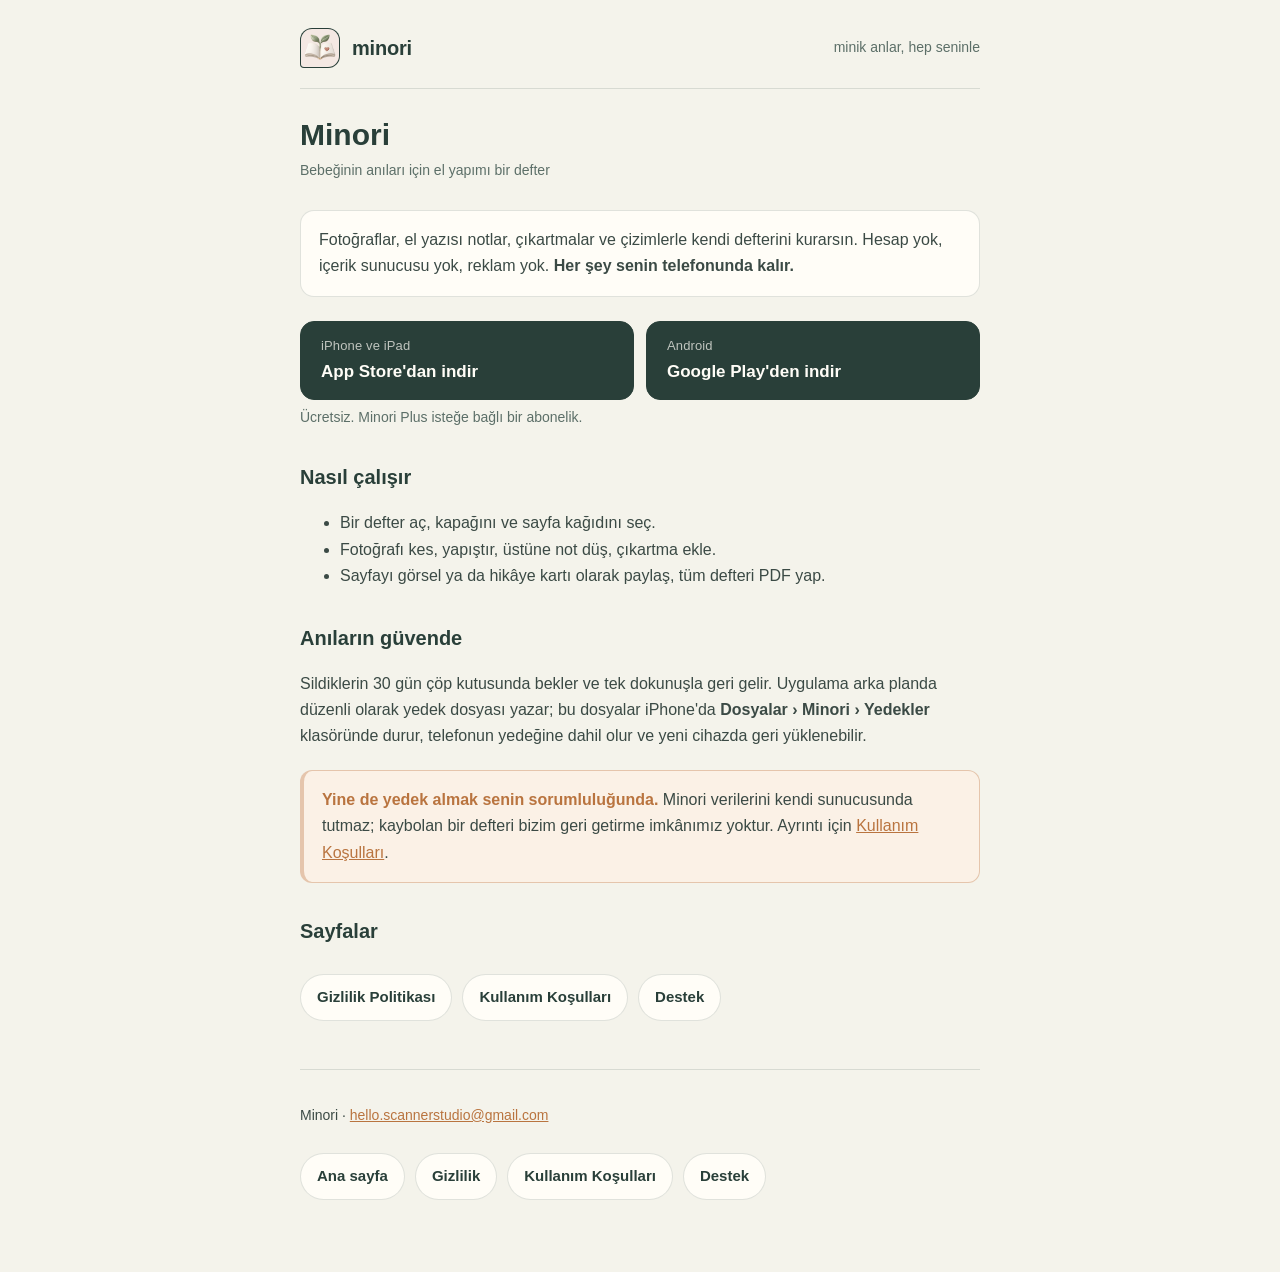
<file: index.html>
<!doctype html>
<html lang="tr">
<head>
<meta charset="utf-8">
<meta name="viewport" content="width=device-width, initial-scale=1">
<link rel="icon" type="image/png" href="./icon.png">
<title>Minori · Bebeğinin anıları için el yapımı bir defter</title>
<meta name="description" content="Minori — bebeğinin anıları için el yapımı bir defter. Veriler yalnız cihazda kalır.">
<link rel="stylesheet" href="./style.css">
</head>
<body>
<div class="wrap">
<header class="site">
  <a href="./index.html">
    <span class="mark" aria-hidden="true"><img src="./icon.png" alt=""></span>
    <span class="wordmark">minori</span>
  </a>
  <span class="tag">minik anlar, hep seninle</span>
</header>
<h1>Minori</h1>
<p class="date">Bebeğinin anıları için el yapımı bir defter</p>
<div class="lead">
  <p style="margin:0">Fotoğraflar, el yazısı notlar, çıkartmalar ve çizimlerle kendi defterini kurarsın.
  Hesap yok, içerik sunucusu yok, reklam yok. <strong>Her şey senin telefonunda kalır.</strong></p>
</div>
<div class="get">
  <a href="https://apps.apple.com/app/id6809182573">
    <span class="where">iPhone ve iPad</span>
    <span class="what">App Store'dan indir</span>
  </a>
  <a href="https://play.google.com/store/apps/details?id=com.kushku.minori">
    <span class="where">Android</span>
    <span class="what">Google Play'den indir</span>
  </a>
</div>
<p class="note">Ücretsiz. Minori Plus isteğe bağlı bir abonelik.</p>
<h2>Nasıl çalışır</h2>
<ul>
  <li>Bir defter aç, kapağını ve sayfa kağıdını seç.</li>
  <li>Fotoğrafı kes, yapıştır, üstüne not düş, çıkartma ekle.</li>
  <li>Sayfayı görsel ya da hikâye kartı olarak paylaş, tüm defteri PDF yap.</li>
</ul>
<h2>Anıların güvende</h2>
<p>Sildiklerin 30 gün çöp kutusunda bekler ve tek dokunuşla geri gelir. Uygulama arka planda
düzenli olarak yedek dosyası yazar; bu dosyalar iPhone'da <strong>Dosyalar › Minori › Yedekler</strong>
klasöründe durur, telefonun yedeğine dahil olur ve yeni cihazda geri yüklenebilir.</p>
<div class="warn">
  <p style="margin:0"><strong>Yine de yedek almak senin sorumluluğunda.</strong> Minori verilerini
  kendi sunucusunda tutmaz; kaybolan bir defteri bizim geri getirme imkânımız yoktur. Ayrıntı için
  <a href="./kullanim-kosullari.html">Kullanım Koşulları</a>.</p>
</div>
<h2>Sayfalar</h2>
<nav class="links">
  <a href="./gizlilik.html">Gizlilik Politikası</a>
  <a href="./kullanim-kosullari.html">Kullanım Koşulları</a>
  <a href="./destek.html">Destek</a>
</nav>
<footer class="site">
  <p>Minori · <a href="mailto:hello.scannerstudio@gmail.com">hello.scannerstudio@gmail.com</a></p>
  <nav class="links">
    <a href="./index.html">Ana sayfa</a>
    <a href="./gizlilik.html">Gizlilik</a>
    <a href="./kullanim-kosullari.html">Kullanım Koşulları</a>
    <a href="./destek.html">Destek</a>
  </nav>
</footer>
</div>
</body>
</html>
</file>
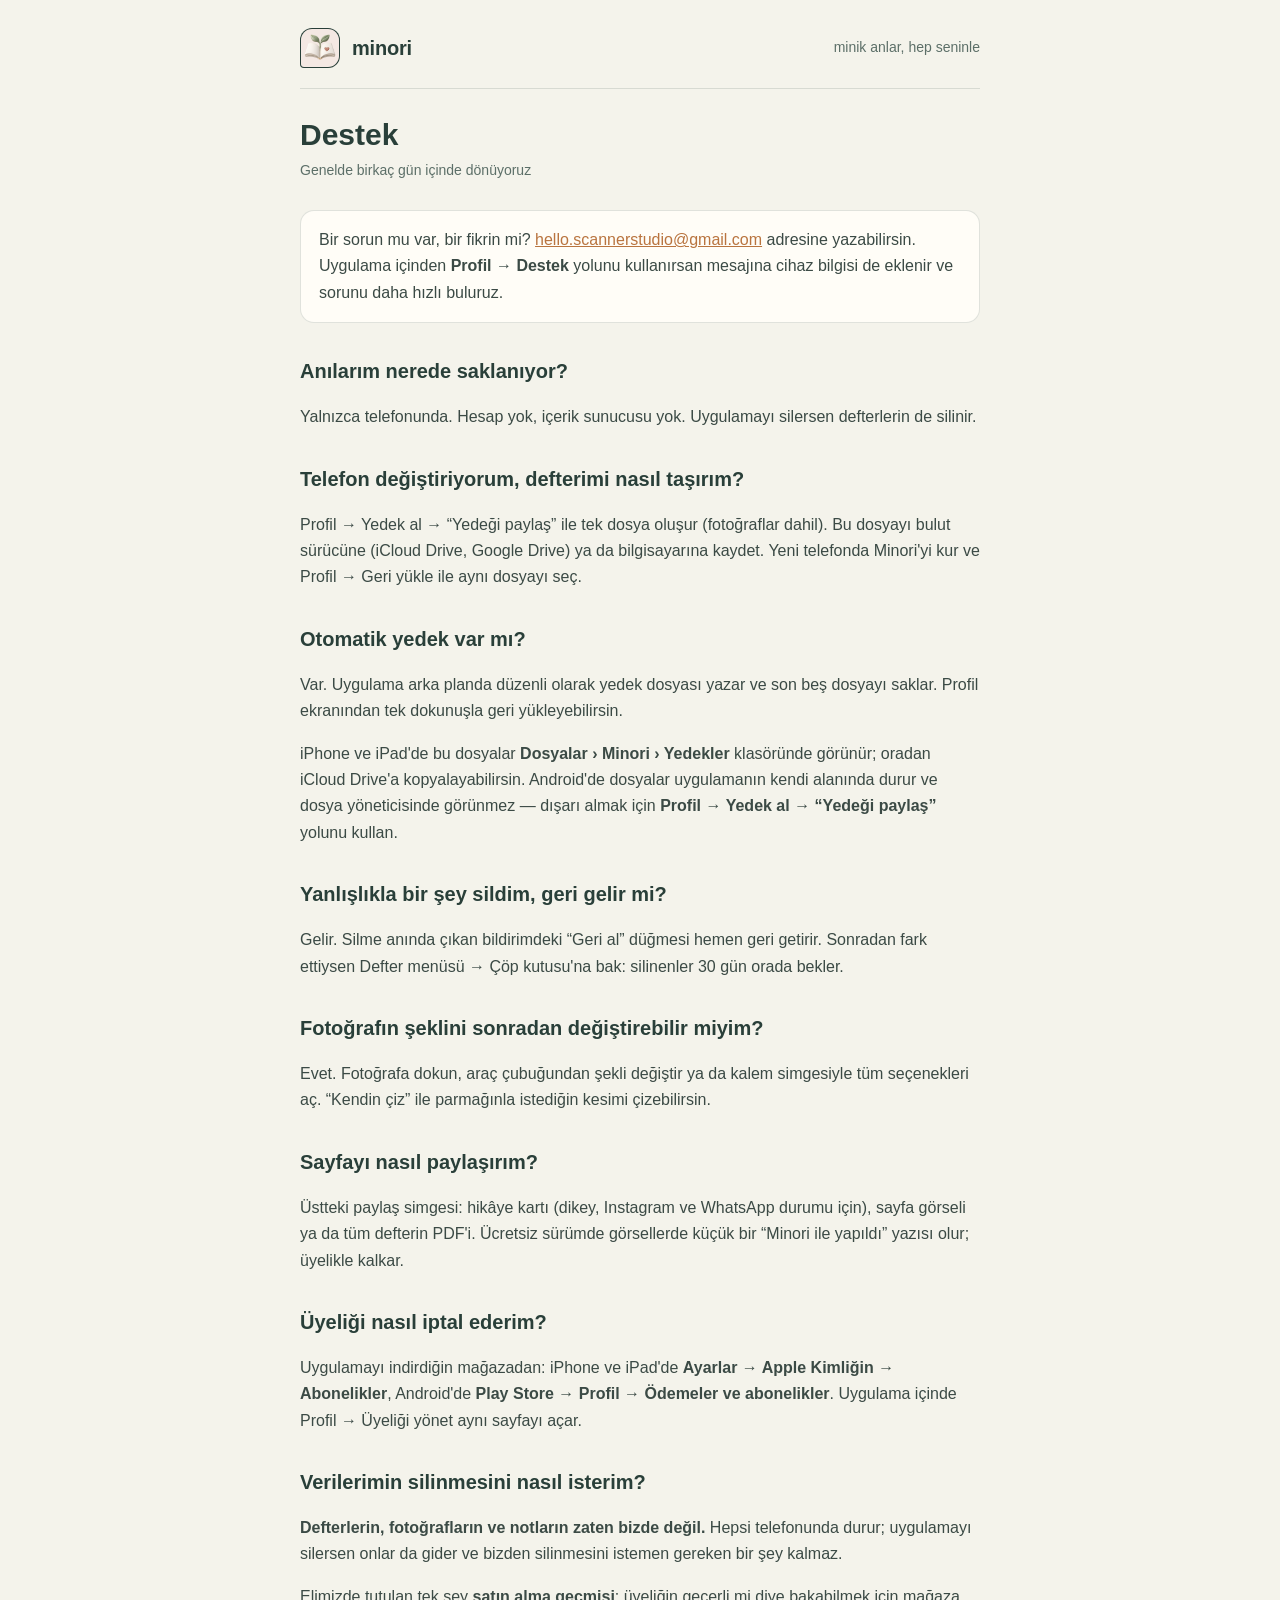
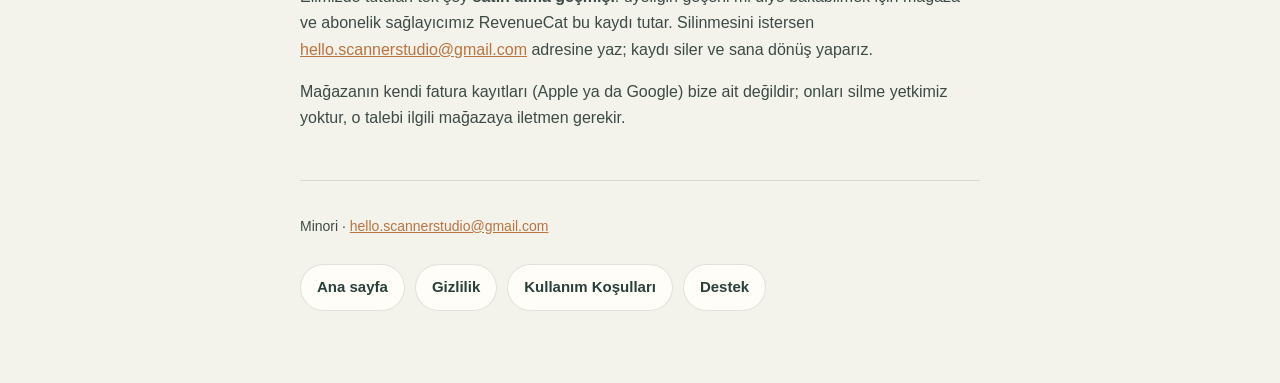
<file: destek.html>
<!doctype html>
<html lang="tr">
<head>
<meta charset="utf-8">
<meta name="viewport" content="width=device-width, initial-scale=1">
<link rel="icon" type="image/png" href="./icon.png">
<title>Destek · Minori</title>
<meta name="description" content="Minori — bebeğinin anıları için el yapımı bir defter. Veriler yalnız cihazda kalır.">
<link rel="stylesheet" href="./style.css">
</head>
<body>
<div class="wrap">
<header class="site">
  <a href="./index.html">
    <span class="mark" aria-hidden="true"><img src="./icon.png" alt=""></span>
    <span class="wordmark">minori</span>
  </a>
  <span class="tag">minik anlar, hep seninle</span>
</header>
<h1>Destek</h1>
<p class="date">Genelde birkaç gün içinde dönüyoruz</p>
<div class="lead">
  <p style="margin:0">Bir sorun mu var, bir fikrin mi?
  <a href="mailto:hello.scannerstudio@gmail.com">hello.scannerstudio@gmail.com</a> adresine yazabilirsin.
  Uygulama içinden <strong>Profil → Destek</strong> yolunu kullanırsan mesajına cihaz bilgisi de eklenir
  ve sorunu daha hızlı buluruz.</p>
</div>

<h2>Anılarım nerede saklanıyor?</h2>
<p>Yalnızca telefonunda. Hesap yok, içerik sunucusu yok. Uygulamayı silersen defterlerin de silinir.</p>

<h2>Telefon değiştiriyorum, defterimi nasıl taşırım?</h2>
<p>Profil → Yedek al → “Yedeği paylaş” ile tek dosya oluşur (fotoğraflar dahil). Bu dosyayı bulut
sürücüne (iCloud Drive, Google Drive) ya da bilgisayarına kaydet. Yeni telefonda Minori'yi kur ve
Profil → Geri yükle ile aynı dosyayı seç.</p>

<h2>Otomatik yedek var mı?</h2>
<p>Var. Uygulama arka planda düzenli olarak yedek dosyası yazar ve son beş dosyayı saklar.
Profil ekranından tek dokunuşla geri yükleyebilirsin.</p>
<p>iPhone ve iPad'de bu dosyalar <strong>Dosyalar › Minori › Yedekler</strong> klasöründe görünür;
oradan iCloud Drive'a kopyalayabilirsin. Android'de dosyalar uygulamanın kendi alanında durur ve
dosya yöneticisinde görünmez — dışarı almak için <strong>Profil → Yedek al → “Yedeği paylaş”</strong>
yolunu kullan.</p>

<h2>Yanlışlıkla bir şey sildim, geri gelir mi?</h2>
<p>Gelir. Silme anında çıkan bildirimdeki “Geri al” düğmesi hemen geri getirir.
Sonradan fark ettiysen Defter menüsü → Çöp kutusu'na bak: silinenler 30 gün orada bekler.</p>

<h2>Fotoğrafın şeklini sonradan değiştirebilir miyim?</h2>
<p>Evet. Fotoğrafa dokun, araç çubuğundan şekli değiştir ya da kalem simgesiyle tüm seçenekleri aç.
“Kendin çiz” ile parmağınla istediğin kesimi çizebilirsin.</p>

<h2>Sayfayı nasıl paylaşırım?</h2>
<p>Üstteki paylaş simgesi: hikâye kartı (dikey, Instagram ve WhatsApp durumu için), sayfa görseli
ya da tüm defterin PDF'i. Ücretsiz sürümde görsellerde küçük bir “Minori ile yapıldı” yazısı olur;
üyelikle kalkar.</p>

<h2>Üyeliği nasıl iptal ederim?</h2>
<p>Uygulamayı indirdiğin mağazadan: iPhone ve iPad'de <strong>Ayarlar → Apple Kimliğin →
Abonelikler</strong>, Android'de <strong>Play Store → Profil → Ödemeler ve abonelikler</strong>.
Uygulama içinde Profil → Üyeliği yönet aynı sayfayı açar.</p>

<h2 id="veri-silme">Verilerimin silinmesini nasıl isterim?</h2>
<p><strong>Defterlerin, fotoğrafların ve notların zaten bizde değil.</strong> Hepsi telefonunda
durur; uygulamayı silersen onlar da gider ve bizden silinmesini istemen gereken bir şey kalmaz.</p>
<p>Elimizde tutulan tek şey <strong>satın alma geçmişi</strong>: üyeliğin geçerli mi diye bakabilmek
için mağaza ve abonelik sağlayıcımız RevenueCat bu kaydı tutar. Silinmesini istersen
<a href="mailto:hello.scannerstudio@gmail.com?subject=Veri%20silme%20talebi">hello.scannerstudio@gmail.com</a>
adresine yaz; kaydı siler ve sana dönüş yaparız.</p>
<p>Mağazanın kendi fatura kayıtları (Apple ya da Google) bize ait değildir; onları silme yetkimiz
yoktur, o talebi ilgili mağazaya iletmen gerekir.</p>
<footer class="site">
  <p>Minori · <a href="mailto:hello.scannerstudio@gmail.com">hello.scannerstudio@gmail.com</a></p>
  <nav class="links">
    <a href="./index.html">Ana sayfa</a>
    <a href="./gizlilik.html">Gizlilik</a>
    <a href="./kullanim-kosullari.html">Kullanım Koşulları</a>
    <a href="./destek.html">Destek</a>
  </nav>
</footer>
</div>
</body>
</html>
</file>
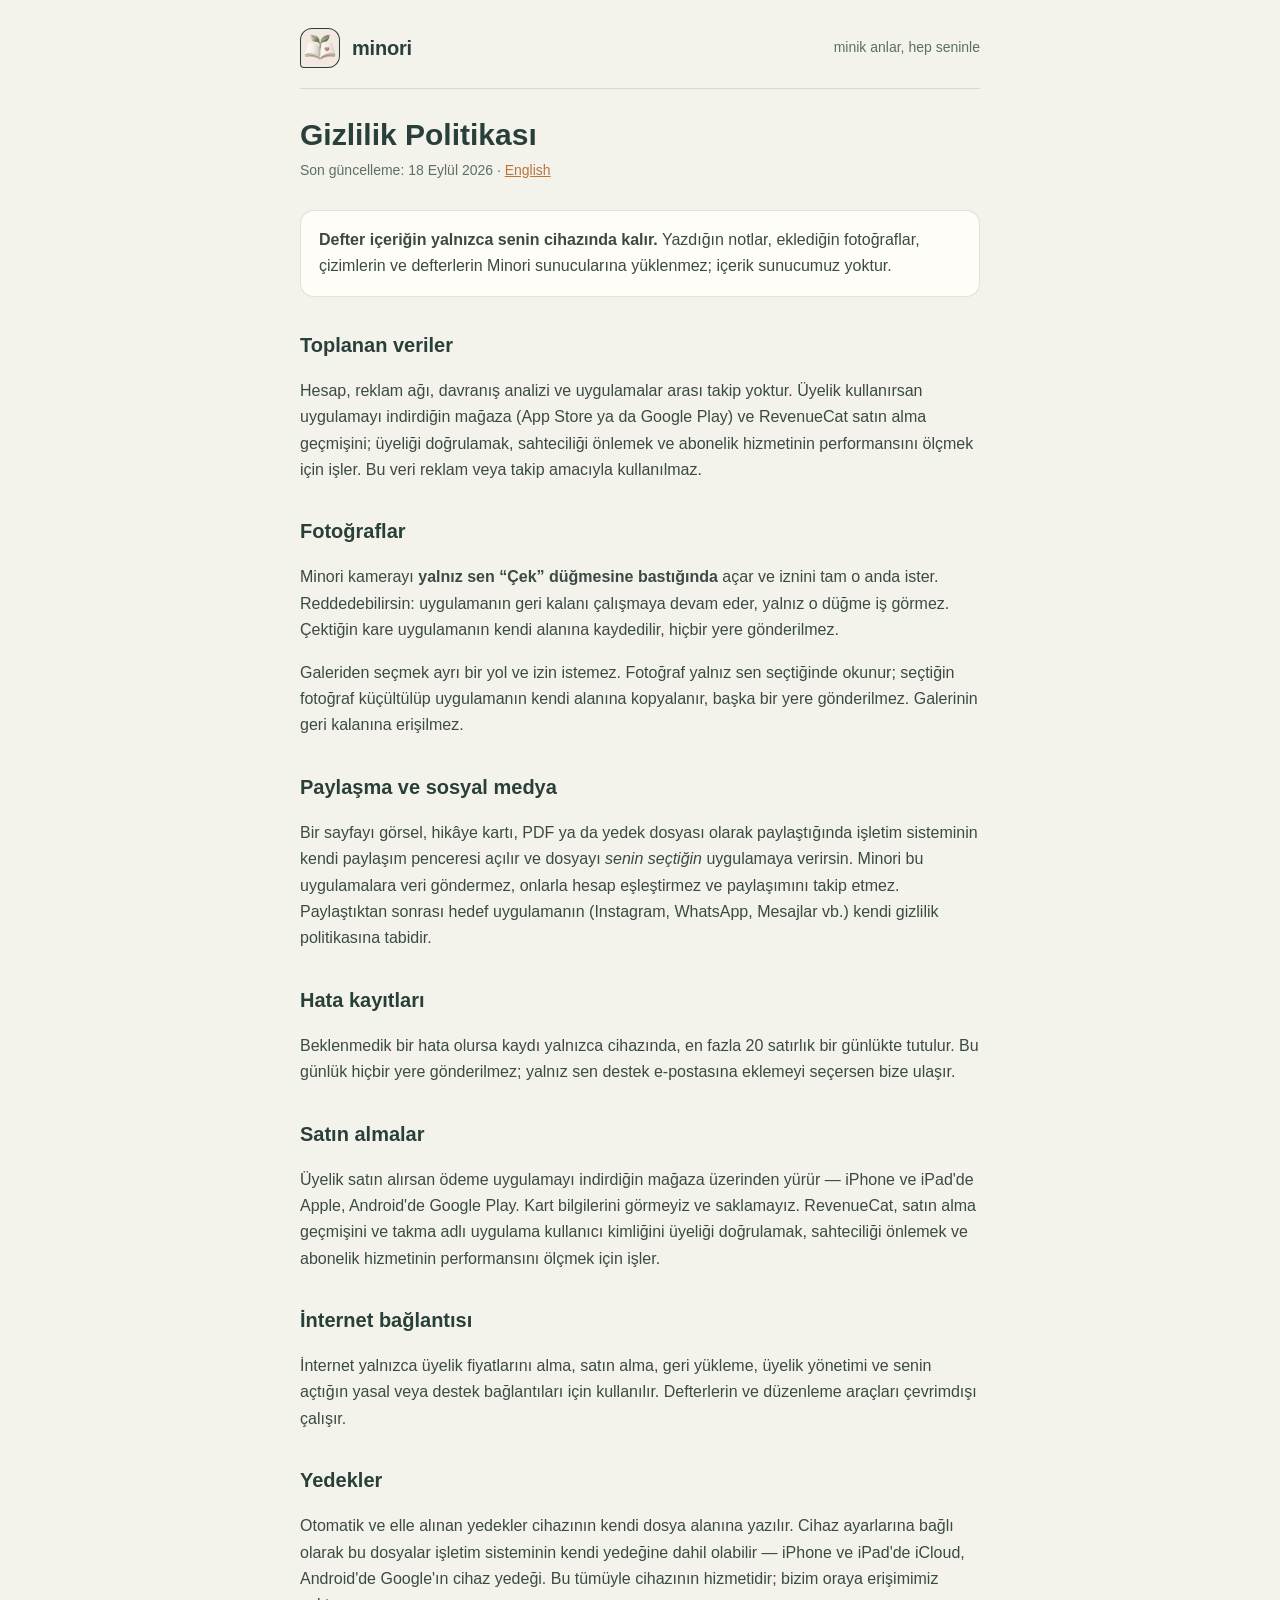
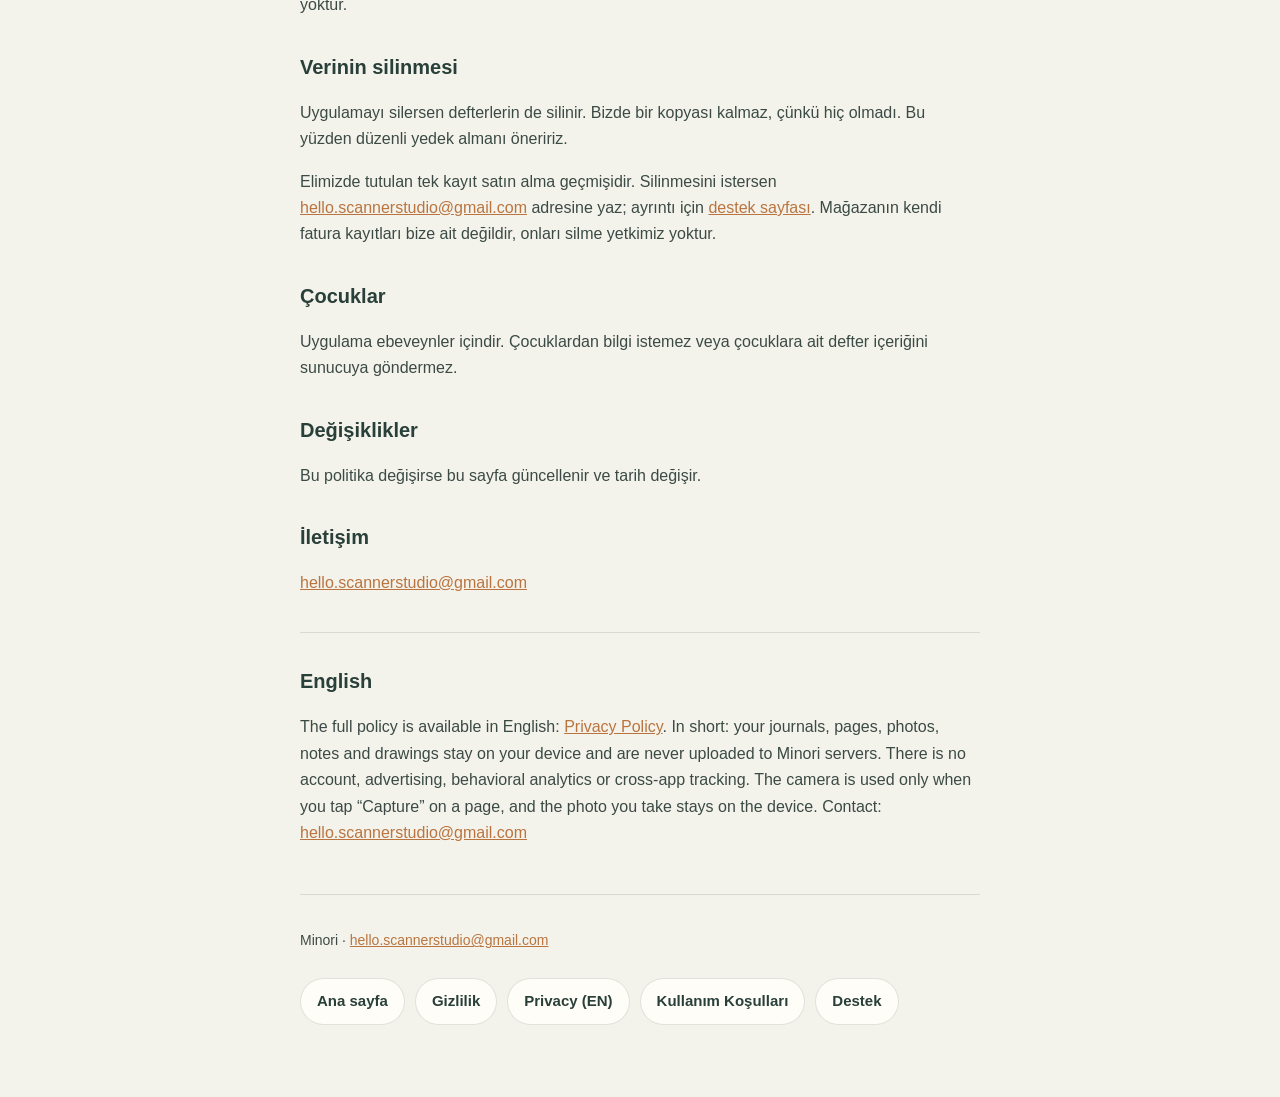
<file: gizlilik.html>
<!doctype html>
<html lang="tr">
<head>
<meta charset="utf-8">
<meta name="viewport" content="width=device-width, initial-scale=1">
<link rel="icon" type="image/png" href="./icon.png">
<title>Gizlilik Politikası · Minori</title>
<meta name="description" content="Minori — bebeğinin anıları için el yapımı bir defter. Veriler yalnız cihazda kalır.">
<link rel="stylesheet" href="./style.css">
</head>
<body>
<div class="wrap">
<header class="site">
  <a href="./index.html">
    <span class="mark" aria-hidden="true"><img src="./icon.png" alt=""></span>
    <span class="wordmark">minori</span>
  </a>
  <span class="tag">minik anlar, hep seninle</span>
</header>
<h1>Gizlilik Politikası</h1>
<p class="date">Son güncelleme: 18 Eylül 2026 · <a href="./privacy-en.html">English</a></p>
<div class="lead">
  <p style="margin:0"><strong>Defter içeriğin yalnızca senin cihazında kalır.</strong> Yazdığın notlar,
  eklediğin fotoğraflar, çizimlerin ve defterlerin Minori sunucularına yüklenmez; içerik sunucumuz yoktur.</p>
</div>

<h2>Toplanan veriler</h2>
<p>Hesap, reklam ağı, davranış analizi ve uygulamalar arası takip yoktur. Üyelik kullanırsan
uygulamayı indirdiğin mağaza (App Store ya da Google Play) ve RevenueCat satın alma geçmişini; üyeliği doğrulamak, sahteciliği önlemek ve abonelik hizmetinin performansını
ölçmek için işler. Bu veri reklam veya takip amacıyla kullanılmaz.</p>

<h2>Fotoğraflar</h2>
<p>Minori kamerayı <strong>yalnız sen &ldquo;Çek&rdquo; düğmesine bastığında</strong> açar ve iznini tam o anda
ister. Reddedebilirsin: uygulamanın geri kalanı çalışmaya devam eder, yalnız o düğme iş görmez.
Çektiğin kare uygulamanın kendi alanına kaydedilir, hiçbir yere gönderilmez.</p>
<p>Galeriden seçmek ayrı bir yol ve izin istemez. Fotoğraf yalnız sen seçtiğinde okunur;
seçtiğin fotoğraf küçültülüp uygulamanın kendi alanına kopyalanır, başka bir yere gönderilmez.
Galerinin geri kalanına erişilmez.</p>

<h2>Paylaşma ve sosyal medya</h2>
<p>Bir sayfayı görsel, hikâye kartı, PDF ya da yedek dosyası olarak paylaştığında işletim sisteminin
kendi paylaşım penceresi açılır ve dosyayı <em>senin seçtiğin</em> uygulamaya verirsin. Minori bu uygulamalara veri göndermez,
onlarla hesap eşleştirmez ve paylaşımını takip etmez. Paylaştıktan sonrası hedef uygulamanın
(Instagram, WhatsApp, Mesajlar vb.) kendi gizlilik politikasına tabidir.</p>

<h2>Hata kayıtları</h2>
<p>Beklenmedik bir hata olursa kaydı yalnızca cihazında, en fazla 20 satırlık bir günlükte tutulur.
Bu günlük hiçbir yere gönderilmez; yalnız sen destek e-postasına eklemeyi seçersen bize ulaşır.</p>

<h2>Satın almalar</h2>
<p>Üyelik satın alırsan ödeme uygulamayı indirdiğin mağaza üzerinden yürür — iPhone ve iPad'de Apple,
Android'de Google Play. Kart bilgilerini görmeyiz ve saklamayız. RevenueCat,
satın alma geçmişini ve takma adlı uygulama kullanıcı kimliğini üyeliği doğrulamak, sahteciliği önlemek ve
abonelik hizmetinin performansını ölçmek için işler.</p>

<h2>İnternet bağlantısı</h2>
<p>İnternet yalnızca üyelik fiyatlarını alma, satın alma, geri yükleme, üyelik yönetimi ve senin açtığın
yasal veya destek bağlantıları için kullanılır. Defterlerin ve düzenleme araçları çevrimdışı çalışır.</p>

<h2>Yedekler</h2>
<p>Otomatik ve elle alınan yedekler cihazının kendi dosya alanına yazılır. Cihaz ayarlarına bağlı olarak
bu dosyalar işletim sisteminin kendi yedeğine dahil olabilir — iPhone ve iPad'de iCloud, Android'de Google'ın
cihaz yedeği. Bu tümüyle cihazının hizmetidir; bizim oraya erişimimiz yoktur.</p>

<h2>Verinin silinmesi</h2>
<p>Uygulamayı silersen defterlerin de silinir. Bizde bir kopyası kalmaz, çünkü hiç olmadı.
Bu yüzden düzenli yedek almanı öneririz.</p>
<p>Elimizde tutulan tek kayıt satın alma geçmişidir. Silinmesini istersen
<a href="mailto:hello.scannerstudio@gmail.com?subject=Veri%20silme%20talebi">hello.scannerstudio@gmail.com</a>
adresine yaz; ayrıntı için <a href="./destek.html">destek sayfası</a>. Mağazanın kendi fatura
kayıtları bize ait değildir, onları silme yetkimiz yoktur.</p>

<h2>Çocuklar</h2>
<p>Uygulama ebeveynler içindir. Çocuklardan bilgi istemez veya çocuklara ait defter içeriğini sunucuya göndermez.</p>

<h2>Değişiklikler</h2>
<p>Bu politika değişirse bu sayfa güncellenir ve tarih değişir.</p>

<h2>İletişim</h2>
<p><a href="mailto:hello.scannerstudio@gmail.com">hello.scannerstudio@gmail.com</a></p>

<hr style="border:none;border-top:1px solid var(--line);margin:36px 0 24px">
<h2>English</h2>
<p>The full policy is available in English: <a href="./privacy-en.html">Privacy Policy</a>.
In short: your journals, pages, photos, notes and drawings stay on your device and are never uploaded to
Minori servers. There is no account, advertising, behavioral analytics or cross-app tracking. The camera
is used only when you tap &ldquo;Capture&rdquo; on a page, and the photo you take stays on the device. Contact: <a href="mailto:hello.scannerstudio@gmail.com">hello.scannerstudio@gmail.com</a></p>
<footer class="site">
  <p>Minori · <a href="mailto:hello.scannerstudio@gmail.com">hello.scannerstudio@gmail.com</a></p>
  <nav class="links">
    <a href="./index.html">Ana sayfa</a>
    <a href="./gizlilik.html">Gizlilik</a>
    <a href="./privacy-en.html">Privacy (EN)</a>
    <a href="./kullanim-kosullari.html">Kullanım Koşulları</a>
    <a href="./destek.html">Destek</a>
  </nav>
</footer>
</div>
</body>
</html>
</file>
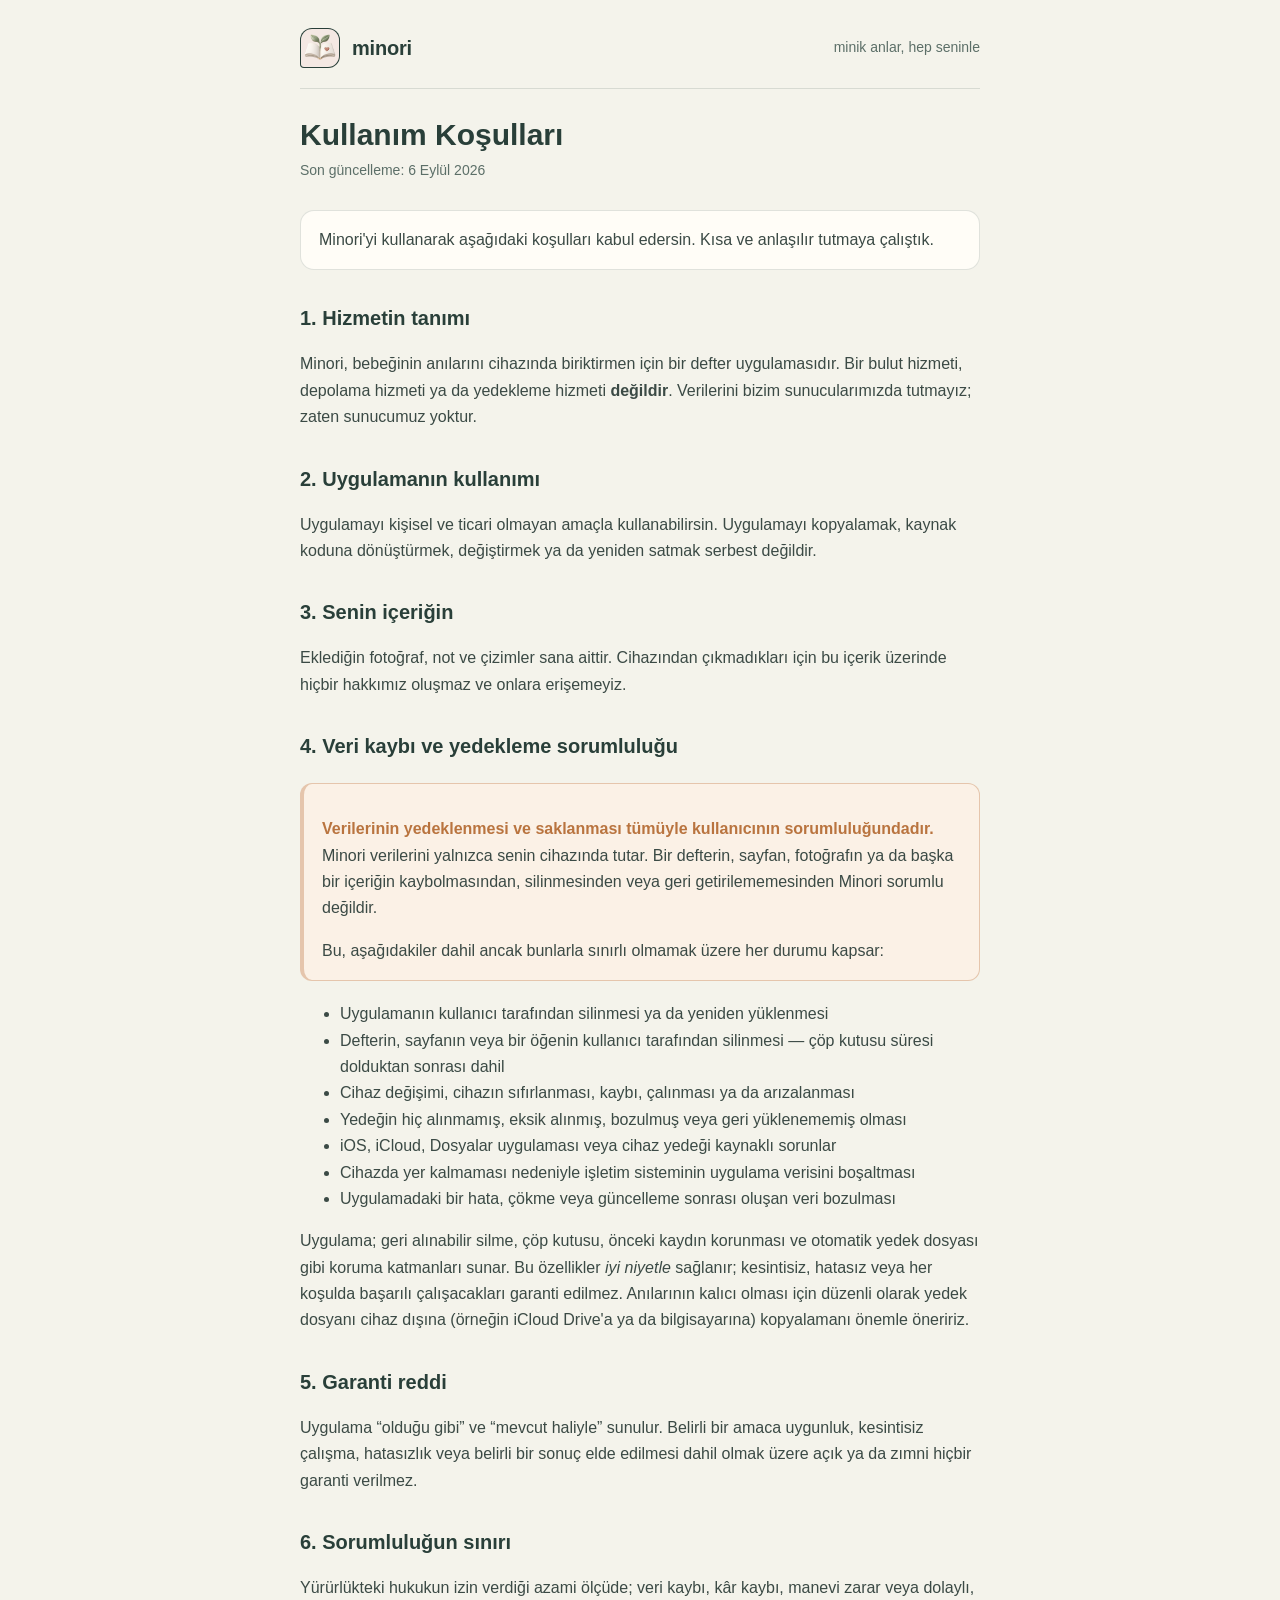
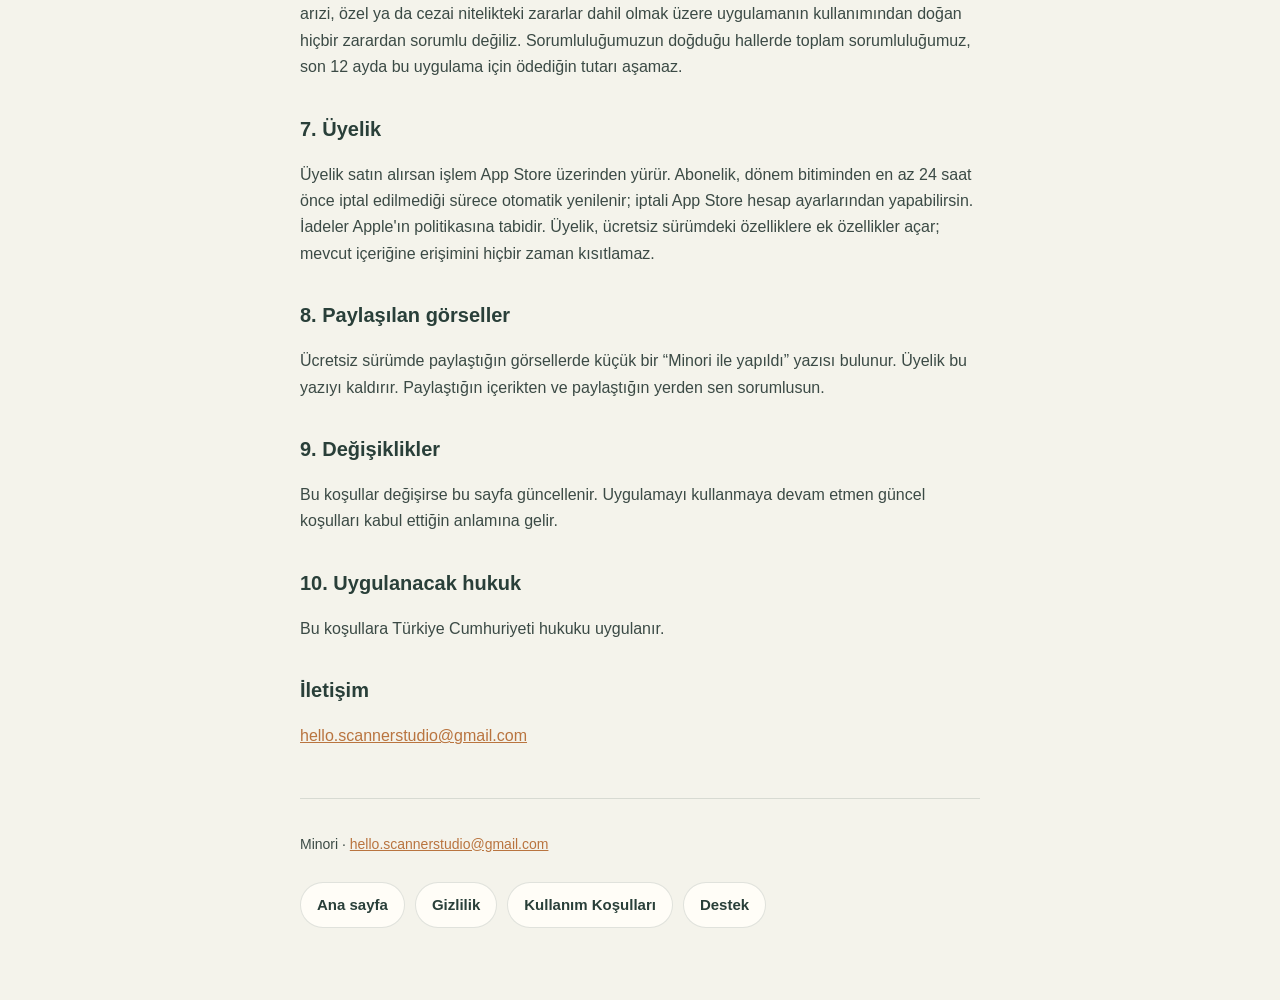
<file: kullanim-kosullari.html>
<!doctype html>
<html lang="tr">
<head>
<meta charset="utf-8">
<meta name="viewport" content="width=device-width, initial-scale=1">
<link rel="icon" type="image/png" href="./icon.png">
<title>Kullanım Koşulları · Minori</title>
<meta name="description" content="Minori — bebeğinin anıları için el yapımı bir defter. Veriler yalnız cihazda kalır.">
<link rel="stylesheet" href="./style.css">
</head>
<body>
<div class="wrap">
<header class="site">
  <a href="./index.html">
    <span class="mark" aria-hidden="true"><img src="./icon.png" alt=""></span>
    <span class="wordmark">minori</span>
  </a>
  <span class="tag">minik anlar, hep seninle</span>
</header>
<h1>Kullanım Koşulları</h1>
<p class="date">Son güncelleme: 6 Eylül 2026</p>
<div class="lead">
  <p style="margin:0">Minori'yi kullanarak aşağıdaki koşulları kabul edersin. Kısa ve anlaşılır tutmaya çalıştık.</p>
</div>

<h2>1. Hizmetin tanımı</h2>
<p>Minori, bebeğinin anılarını cihazında biriktirmen için bir defter uygulamasıdır. Bir bulut hizmeti,
depolama hizmeti ya da yedekleme hizmeti <strong>değildir</strong>. Verilerini bizim sunucularımızda tutmayız;
zaten sunucumuz yoktur.</p>

<h2>2. Uygulamanın kullanımı</h2>
<p>Uygulamayı kişisel ve ticari olmayan amaçla kullanabilirsin. Uygulamayı kopyalamak, kaynak koduna
dönüştürmek, değiştirmek ya da yeniden satmak serbest değildir.</p>

<h2>3. Senin içeriğin</h2>
<p>Eklediğin fotoğraf, not ve çizimler sana aittir. Cihazından çıkmadıkları için bu içerik üzerinde
hiçbir hakkımız oluşmaz ve onlara erişemeyiz.</p>

<h2>4. Veri kaybı ve yedekleme sorumluluğu</h2>
<div class="warn">
  <p><strong>Verilerinin yedeklenmesi ve saklanması tümüyle kullanıcının sorumluluğundadır.</strong>
  Minori verilerini yalnızca senin cihazında tutar. Bir defterin, sayfan, fotoğrafın ya da başka bir
  içeriğin kaybolmasından, silinmesinden veya geri getirilememesinden Minori sorumlu değildir.</p>
  <p style="margin-bottom:0">Bu, aşağıdakiler dahil ancak bunlarla sınırlı olmamak üzere her durumu kapsar:</p>
</div>
<ul>
  <li>Uygulamanın kullanıcı tarafından silinmesi ya da yeniden yüklenmesi</li>
  <li>Defterin, sayfanın veya bir öğenin kullanıcı tarafından silinmesi — çöp kutusu süresi dolduktan sonrası dahil</li>
  <li>Cihaz değişimi, cihazın sıfırlanması, kaybı, çalınması ya da arızalanması</li>
  <li>Yedeğin hiç alınmamış, eksik alınmış, bozulmuş veya geri yüklenememiş olması</li>
  <li>iOS, iCloud, Dosyalar uygulaması veya cihaz yedeği kaynaklı sorunlar</li>
  <li>Cihazda yer kalmaması nedeniyle işletim sisteminin uygulama verisini boşaltması</li>
  <li>Uygulamadaki bir hata, çökme veya güncelleme sonrası oluşan veri bozulması</li>
</ul>
<p>Uygulama; geri alınabilir silme, çöp kutusu, önceki kaydın korunması ve otomatik yedek dosyası gibi
koruma katmanları sunar. Bu özellikler <em>iyi niyetle</em> sağlanır; kesintisiz, hatasız veya her koşulda
başarılı çalışacakları garanti edilmez. Anılarının kalıcı olması için düzenli olarak yedek dosyanı
cihaz dışına (örneğin iCloud Drive'a ya da bilgisayarına) kopyalamanı önemle öneririz.</p>

<h2>5. Garanti reddi</h2>
<p>Uygulama “olduğu gibi” ve “mevcut haliyle” sunulur. Belirli bir amaca uygunluk, kesintisiz çalışma,
hatasızlık veya belirli bir sonuç elde edilmesi dahil olmak üzere açık ya da zımni hiçbir garanti verilmez.</p>

<h2>6. Sorumluluğun sınırı</h2>
<p>Yürürlükteki hukukun izin verdiği azami ölçüde; veri kaybı, kâr kaybı, manevi zarar veya dolaylı,
arızi, özel ya da cezai nitelikteki zararlar dahil olmak üzere uygulamanın kullanımından doğan hiçbir
zarardan sorumlu değiliz. Sorumluluğumuzun doğduğu hallerde toplam sorumluluğumuz, son 12 ayda bu uygulama
için ödediğin tutarı aşamaz.</p>

<h2>7. Üyelik</h2>
<p>Üyelik satın alırsan işlem App Store üzerinden yürür. Abonelik, dönem bitiminden en az 24 saat önce
iptal edilmediği sürece otomatik yenilenir; iptali App Store hesap ayarlarından yapabilirsin.
İadeler Apple'ın politikasına tabidir. Üyelik, ücretsiz sürümdeki özelliklere ek özellikler açar;
mevcut içeriğine erişimini hiçbir zaman kısıtlamaz.</p>

<h2>8. Paylaşılan görseller</h2>
<p>Ücretsiz sürümde paylaştığın görsellerde küçük bir “Minori ile yapıldı” yazısı bulunur.
Üyelik bu yazıyı kaldırır. Paylaştığın içerikten ve paylaştığın yerden sen sorumlusun.</p>

<h2>9. Değişiklikler</h2>
<p>Bu koşullar değişirse bu sayfa güncellenir. Uygulamayı kullanmaya devam etmen güncel koşulları
kabul ettiğin anlamına gelir.</p>

<h2>10. Uygulanacak hukuk</h2>
<p>Bu koşullara Türkiye Cumhuriyeti hukuku uygulanır.</p>

<h2>İletişim</h2>
<p><a href="mailto:hello.scannerstudio@gmail.com">hello.scannerstudio@gmail.com</a></p>
<footer class="site">
  <p>Minori · <a href="mailto:hello.scannerstudio@gmail.com">hello.scannerstudio@gmail.com</a></p>
  <nav class="links">
    <a href="./index.html">Ana sayfa</a>
    <a href="./gizlilik.html">Gizlilik</a>
    <a href="./kullanim-kosullari.html">Kullanım Koşulları</a>
    <a href="./destek.html">Destek</a>
  </nav>
</footer>
</div>
</body>
</html>
</file>
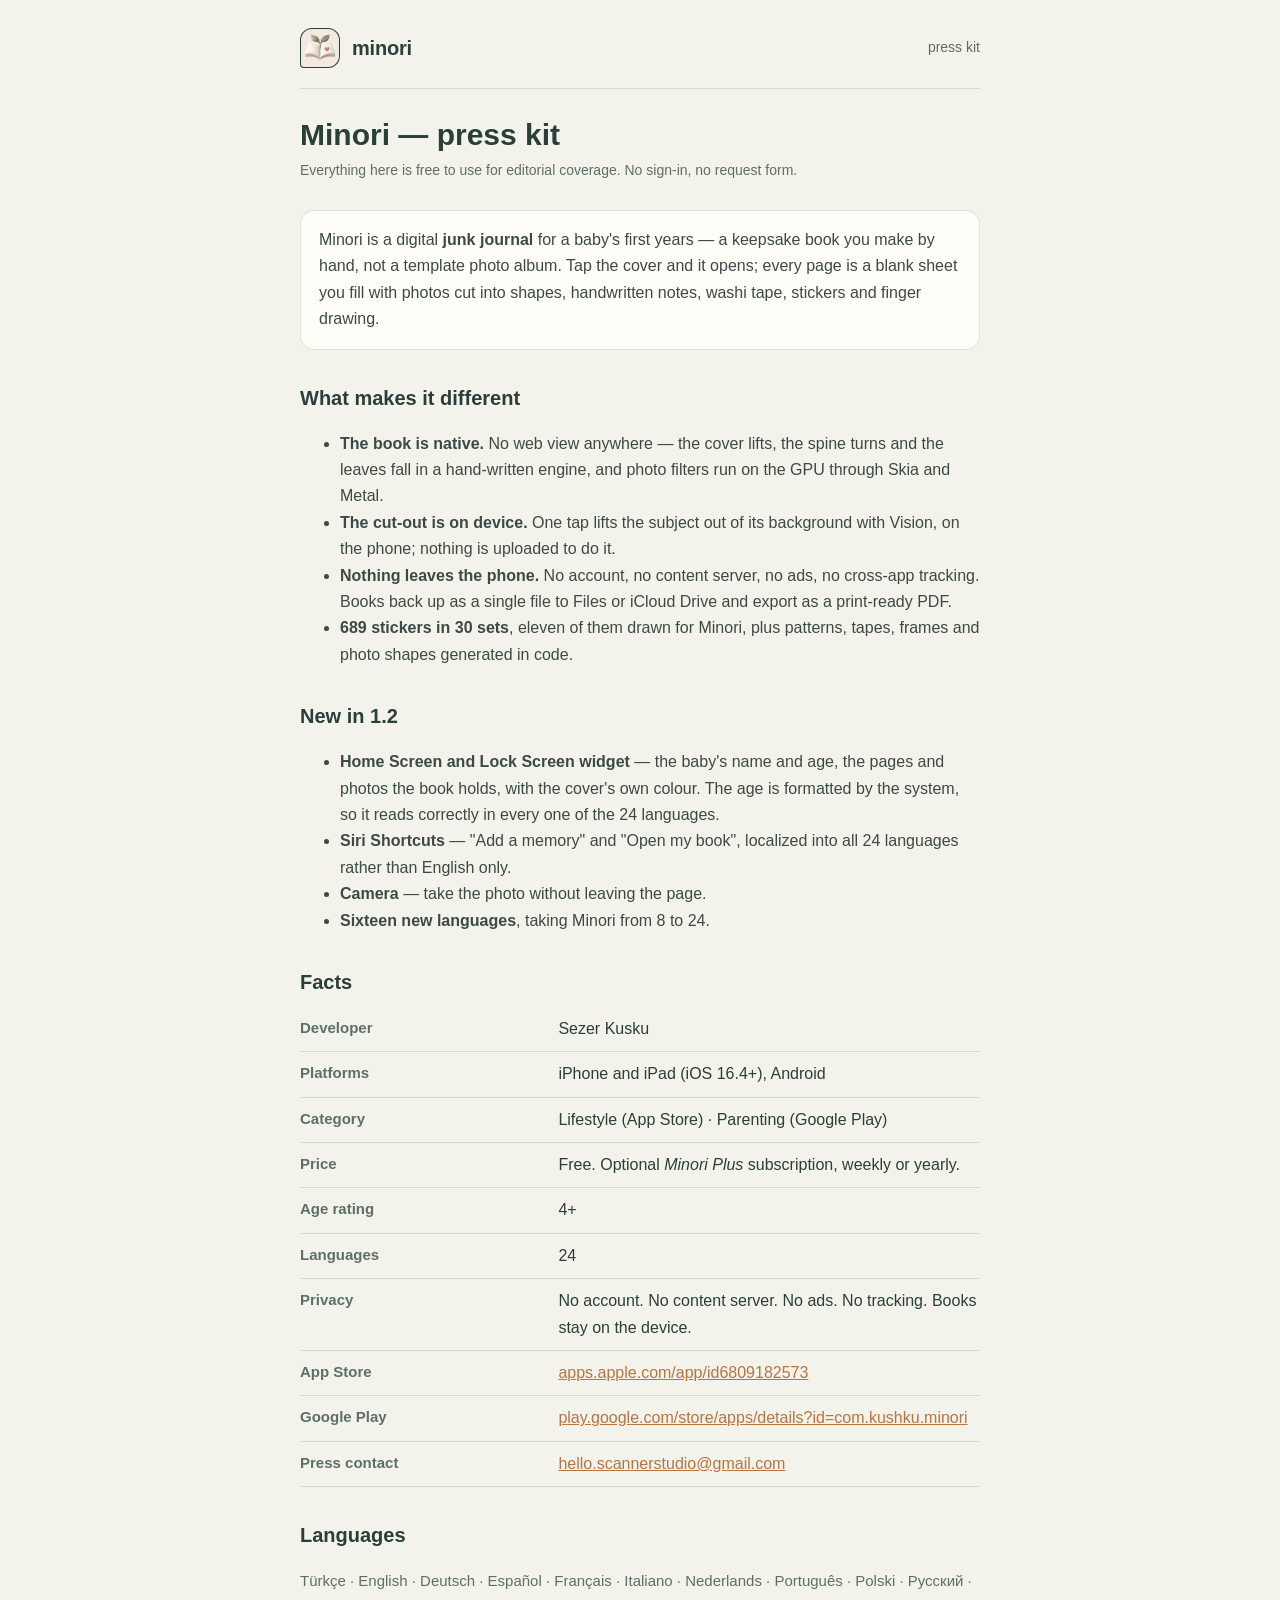
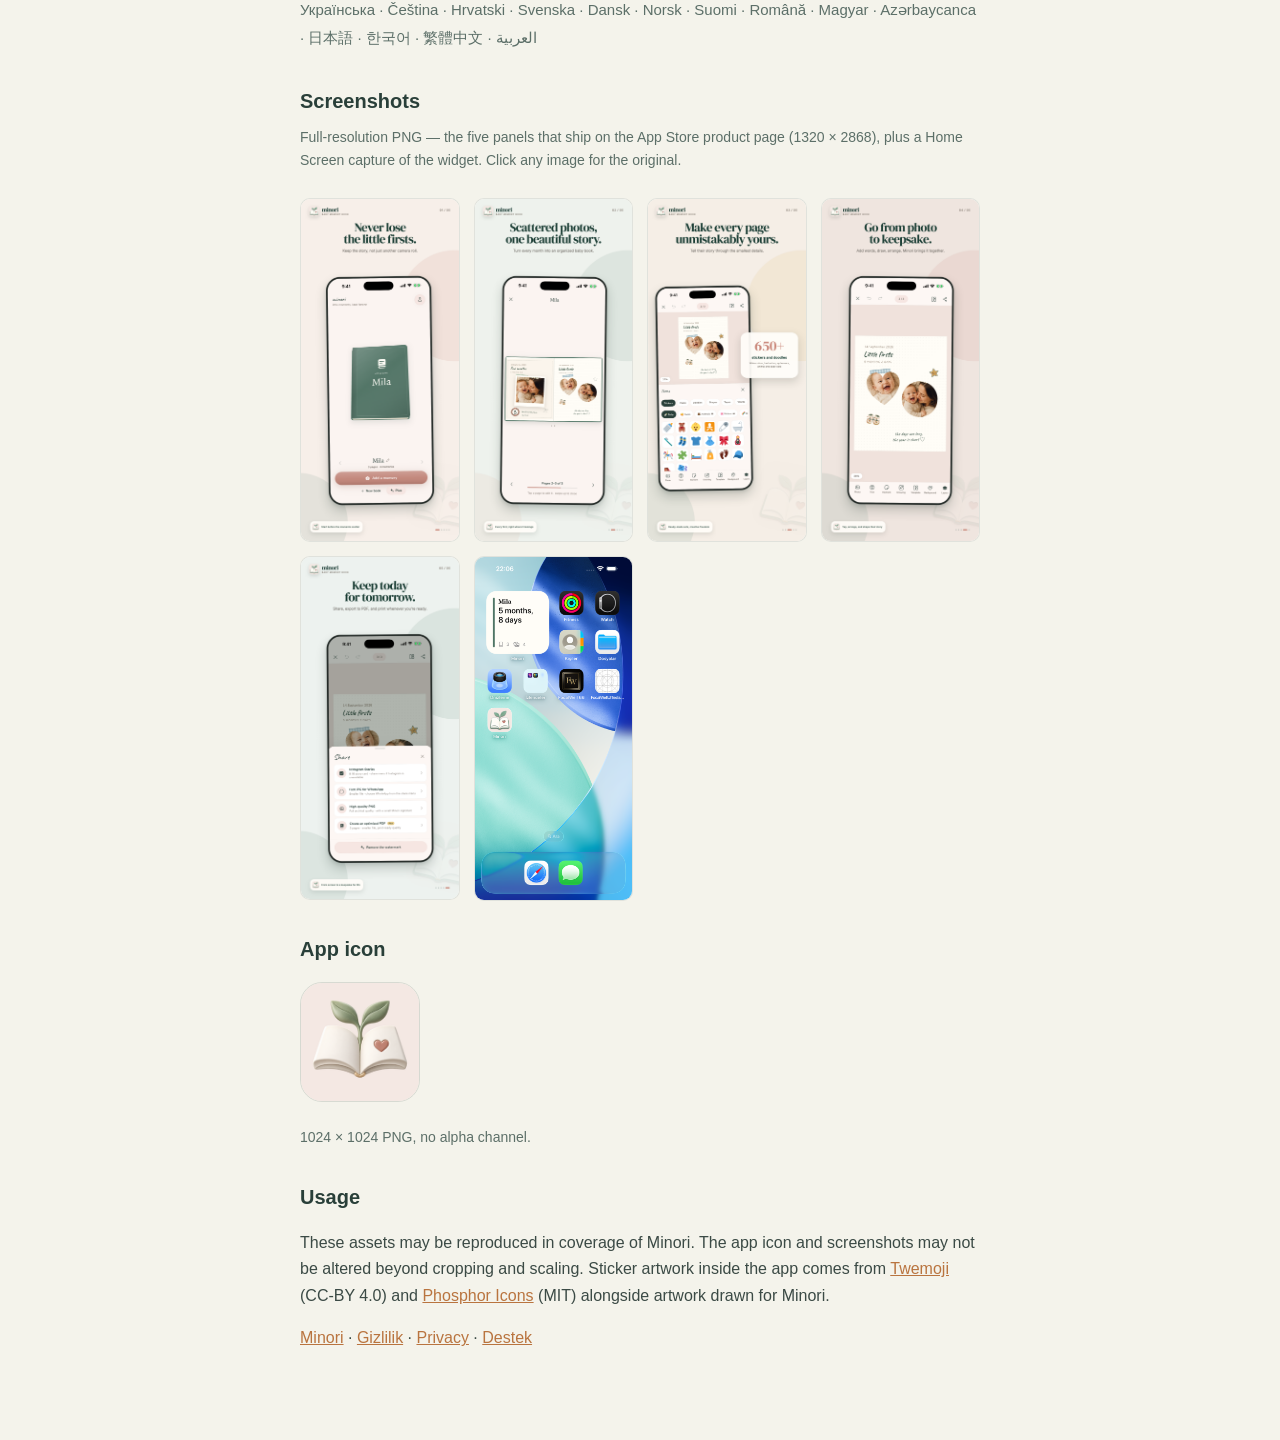
<file: press.html>
<!doctype html>
<html lang="en">
<head>
<meta charset="utf-8">
<meta name="viewport" content="width=device-width, initial-scale=1">
<link rel="icon" type="image/png" href="./icon.png">
<title>Minori · Press kit</title>
<meta name="description" content="Minori press kit — facts, assets and contact for editorial and press use. A digital junk journal for a baby's first years.">
<link rel="stylesheet" href="./style.css">
<style>
  table.facts { width: 100%; border-collapse: collapse; margin: 8px 0 24px; }
  table.facts th, table.facts td { text-align: left; padding: 9px 0; border-bottom: 1px solid var(--line); vertical-align: top; }
  table.facts th { width: 38%; font-weight: 600; color: var(--ink-soft); font-size: 15px; }
  .shots { display: grid; grid-template-columns: repeat(auto-fill, minmax(150px, 1fr)); gap: 14px; margin: 8px 0 8px; padding: 0; list-style: none; }
  .shots img { width: 100%; border-radius: 10px; border: 1px solid var(--line); display: block; background: var(--surface); }
  .langs { font-size: 15px; color: var(--ink-soft); line-height: 1.9; }
  .note { font-size: 14px; color: var(--ink-soft); }
</style>
</head>
<body>
<div class="wrap">
<header class="site">
  <a href="./index.html">
    <span class="mark" aria-hidden="true"><img src="./icon.png" alt=""></span>
    <span class="wordmark">minori</span>
  </a>
  <span class="tag">press kit</span>
</header>

<h1>Minori — press kit</h1>
<p class="date">Everything here is free to use for editorial coverage. No sign-in, no request form.</p>

<div class="lead">
  <p style="margin:0">Minori is a digital <strong>junk journal</strong> for a baby's first years — a keepsake
  book you make by hand, not a template photo album. Tap the cover and it opens; every page is a blank
  sheet you fill with photos cut into shapes, handwritten notes, washi tape, stickers and finger drawing.</p>
</div>

<h2>What makes it different</h2>
<ul>
  <li><strong>The book is native.</strong> No web view anywhere — the cover lifts, the spine turns and the
  leaves fall in a hand-written engine, and photo filters run on the GPU through Skia and Metal.</li>
  <li><strong>The cut-out is on device.</strong> One tap lifts the subject out of its background with
  Vision, on the phone; nothing is uploaded to do it.</li>
  <li><strong>Nothing leaves the phone.</strong> No account, no content server, no ads, no cross-app
  tracking. Books back up as a single file to Files or iCloud Drive and export as a print-ready PDF.</li>
  <li><strong>689 stickers in 30 sets</strong>, eleven of them drawn for Minori, plus patterns, tapes,
  frames and photo shapes generated in code.</li>
</ul>

<h2>New in 1.2</h2>
<ul>
  <li><strong>Home Screen and Lock Screen widget</strong> — the baby's name and age, the pages and photos
  the book holds, with the cover's own colour. The age is formatted by the system, so it reads correctly
  in every one of the 24 languages.</li>
  <li><strong>Siri Shortcuts</strong> — "Add a memory" and "Open my book", localized into all 24 languages
  rather than English only.</li>
  <li><strong>Camera</strong> — take the photo without leaving the page.</li>
  <li><strong>Sixteen new languages</strong>, taking Minori from 8 to 24.</li>
</ul>

<h2>Facts</h2>
<table class="facts">
  <tr><th>Developer</th><td>Sezer Kusku</td></tr>
  <tr><th>Platforms</th><td>iPhone and iPad (iOS 16.4+), Android</td></tr>
  <tr><th>Category</th><td>Lifestyle (App Store) · Parenting (Google Play)</td></tr>
  <tr><th>Price</th><td>Free. Optional <em>Minori Plus</em> subscription, weekly or yearly.</td></tr>
  <tr><th>Age rating</th><td>4+</td></tr>
  <tr><th>Languages</th><td>24</td></tr>
  <tr><th>Privacy</th><td>No account. No content server. No ads. No tracking. Books stay on the device.</td></tr>
  <tr><th>App Store</th><td><a href="https://apps.apple.com/app/id6809182573">apps.apple.com/app/id6809182573</a></td></tr>
  <tr><th>Google Play</th><td><a href="https://play.google.com/store/apps/details?id=com.kushku.minori">play.google.com/store/apps/details?id=com.kushku.minori</a></td></tr>
  <tr><th>Press contact</th><td><a href="mailto:hello.scannerstudio@gmail.com">hello.scannerstudio@gmail.com</a></td></tr>
</table>

<h2>Languages</h2>
<p class="langs">Türkçe · English · Deutsch · Español · Français · Italiano · Nederlands · Português ·
Polski · Русский · Українська · Čeština · Hrvatski · Svenska · Dansk · Norsk · Suomi · Română ·
Magyar · Azərbaycanca · 日本語 · 한국어 · 繁體中文 · العربية</p>

<h2>Screenshots</h2>
<p class="note">Full-resolution PNG — the five panels that ship on the App Store product page (1320 × 2868), plus a Home Screen capture of the widget. Click any image for the original.</p>
<ul class="shots" id="shots"></ul>

<h2>App icon</h2>
<p><a href="./press/icon-1024.png"><img src="./icon.png" alt="Minori app icon" width="120" height="120" style="border-radius:22px;border:1px solid var(--line)"></a></p>
<p class="note">1024 × 1024 PNG, no alpha channel.</p>

<h2>Usage</h2>
<p>These assets may be reproduced in coverage of Minori. The app icon and screenshots may not be altered
beyond cropping and scaling. Sticker artwork inside the app comes from
<a href="https://github.com/jdecked/twemoji">Twemoji</a> (CC-BY 4.0) and
<a href="https://github.com/phosphor-icons/core">Phosphor Icons</a> (MIT) alongside artwork drawn for Minori.</p>

<script>
/* Ekran görüntüleri press/ klasöründen okunuyor; dosya adları sabit olduğu
   için liste burada üretiliyor, elle <li> yazılmıyor. */
const shots = ['01', '02', '03', '04', '05', '06'];
document.getElementById('shots').innerHTML = shots.map(n =>
  `<li><a href="./press/shot-${n}.png"><img src="./press/shot-${n}.png" alt="Minori screenshot ${n}" loading="lazy"></a></li>`
).join('');
</script>

<footer>
  <p><a href="./index.html">Minori</a> · <a href="./gizlilik.html">Gizlilik</a> ·
  <a href="./privacy-en.html">Privacy</a> · <a href="./destek.html">Destek</a></p>
</footer>
</div>
</body>
</html>
</file>
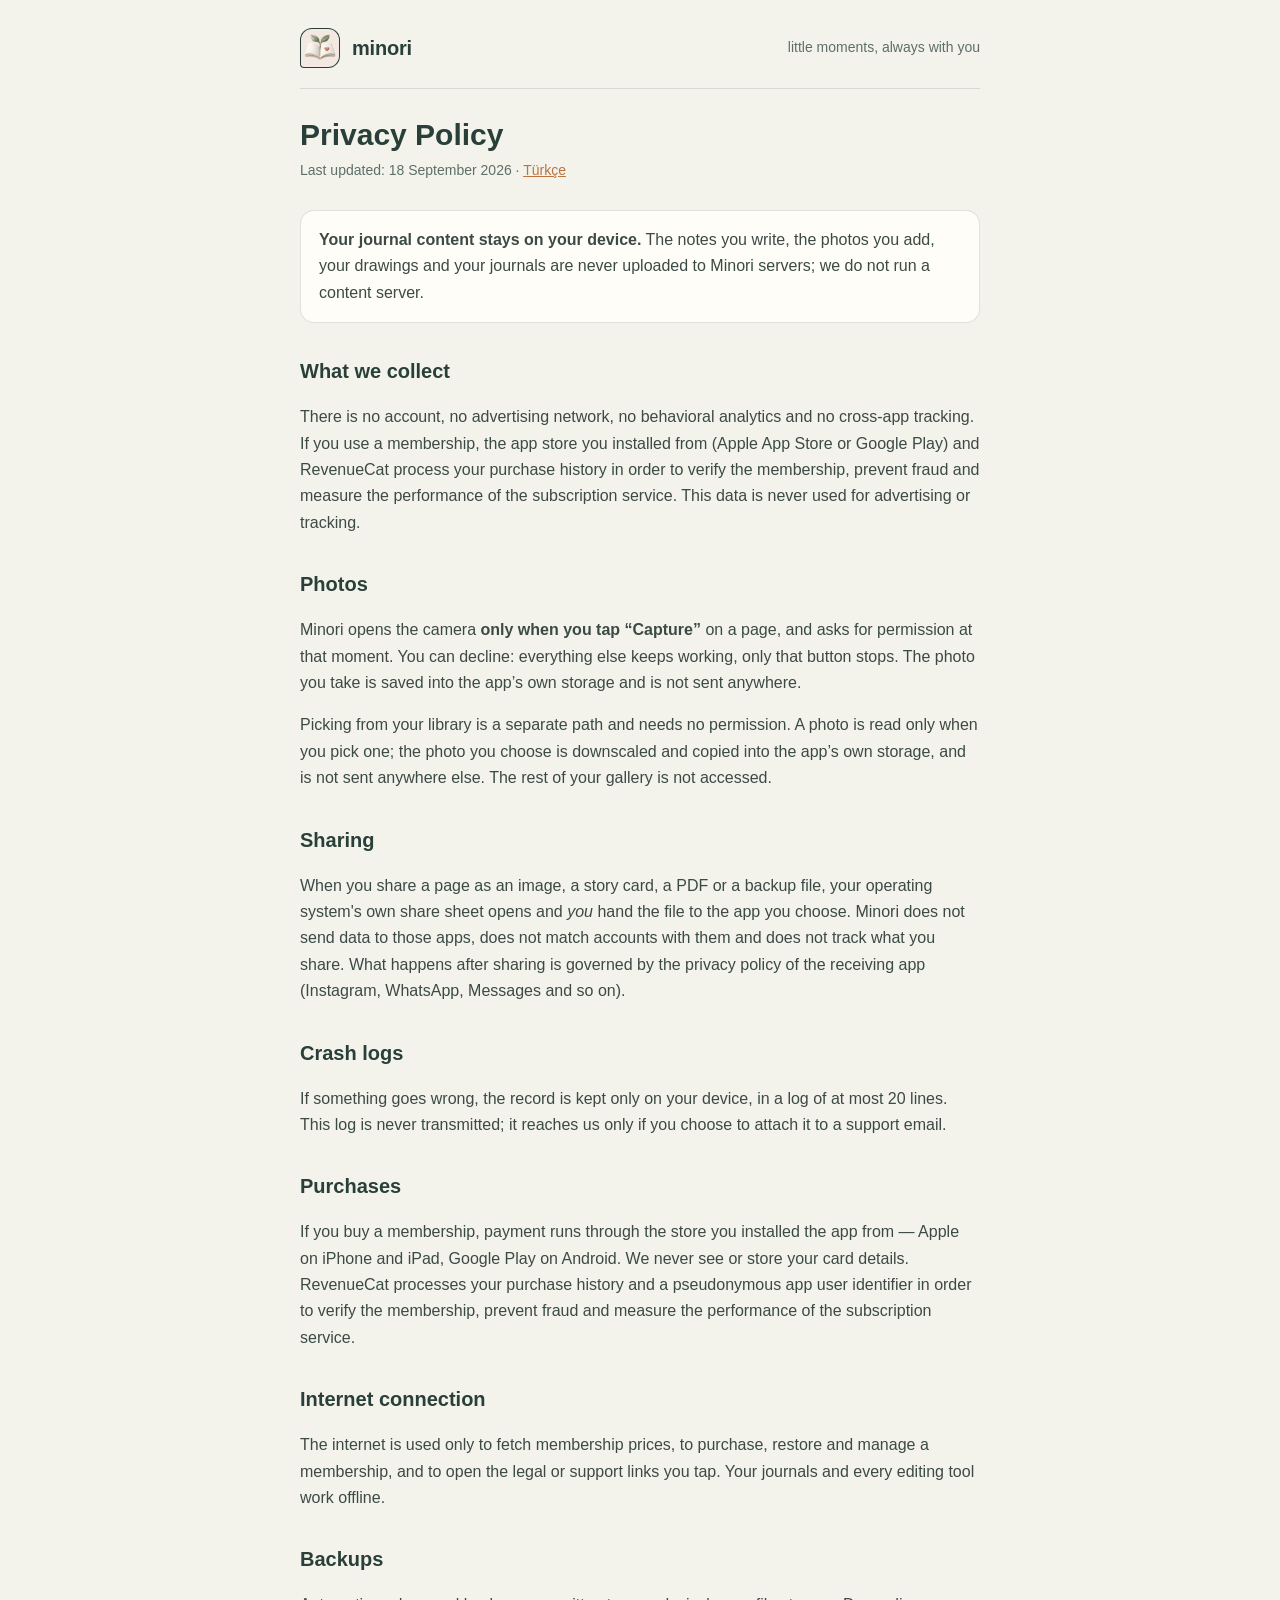
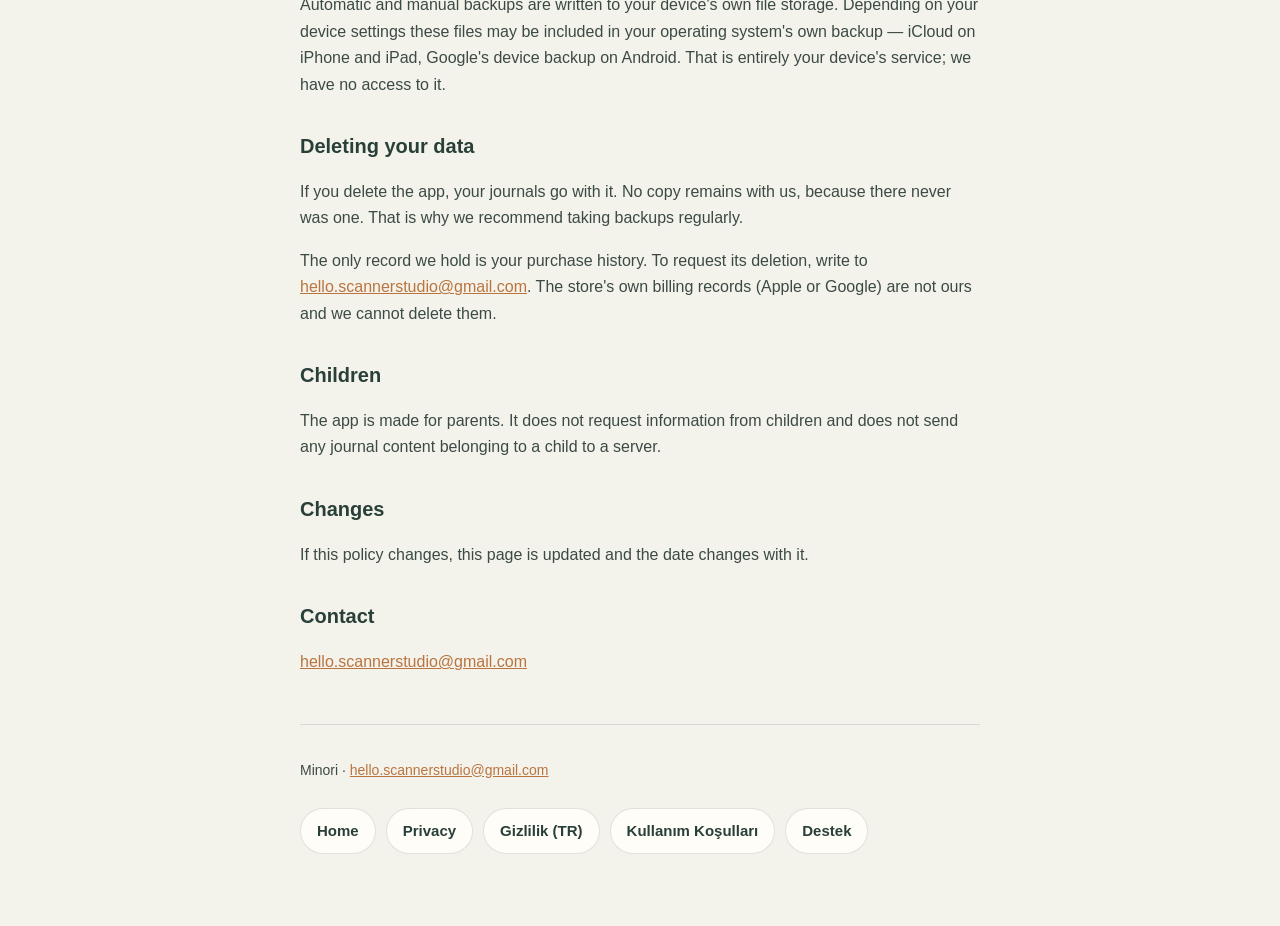
<file: privacy-en.html>
<!doctype html>
<html lang="en">
<head>
<meta charset="utf-8">
<meta name="viewport" content="width=device-width, initial-scale=1">
<link rel="icon" type="image/png" href="./icon.png">
<title>Privacy Policy · Minori</title>
<meta name="description" content="Minori — a handmade book for your baby's memories. Your content stays on your device.">
<link rel="stylesheet" href="./style.css">
</head>
<body>
<div class="wrap">
<header class="site">
  <a href="./index.html">
    <span class="mark" aria-hidden="true"><img src="./icon.png" alt=""></span>
    <span class="wordmark">minori</span>
  </a>
  <span class="tag">little moments, always with you</span>
</header>

<h1>Privacy Policy</h1>
<p class="date">Last updated: 18 September 2026 · <a href="./gizlilik.html">Türkçe</a></p>
<div class="lead">
  <p style="margin:0"><strong>Your journal content stays on your device.</strong> The notes you write,
  the photos you add, your drawings and your journals are never uploaded to Minori servers; we do not
  run a content server.</p>
</div>

<h2>What we collect</h2>
<p>There is no account, no advertising network, no behavioral analytics and no cross-app tracking.
If you use a membership, the app store you installed from (Apple App Store or Google Play) and
RevenueCat process your purchase history in order to verify the membership, prevent fraud and measure
the performance of the subscription service. This data is never used for advertising or tracking.</p>

<h2>Photos</h2>
<p>Minori opens the camera <strong>only when you tap &ldquo;Capture&rdquo;</strong> on a page, and asks for
permission at that moment. You can decline: everything else keeps working, only that button stops.
The photo you take is saved into the app&rsquo;s own storage and is not sent anywhere.</p>
<p>Picking from your library is a separate path and needs no permission. A photo is read only when you
pick one; the photo you choose is downscaled and copied into the app&rsquo;s own storage, and is not sent
anywhere else. The rest of your gallery is not accessed.</p>

<h2>Sharing</h2>
<p>When you share a page as an image, a story card, a PDF or a backup file, your operating system's own
share sheet opens and <em>you</em> hand the file to the app you choose. Minori does not send data to
those apps, does not match accounts with them and does not track what you share. What happens after
sharing is governed by the privacy policy of the receiving app (Instagram, WhatsApp, Messages and so on).</p>

<h2>Crash logs</h2>
<p>If something goes wrong, the record is kept only on your device, in a log of at most 20 lines.
This log is never transmitted; it reaches us only if you choose to attach it to a support email.</p>

<h2>Purchases</h2>
<p>If you buy a membership, payment runs through the store you installed the app from — Apple on iPhone
and iPad, Google Play on Android. We never see or store your card details. RevenueCat processes your
purchase history and a pseudonymous app user identifier in order to verify the membership, prevent
fraud and measure the performance of the subscription service.</p>

<h2>Internet connection</h2>
<p>The internet is used only to fetch membership prices, to purchase, restore and manage a membership,
and to open the legal or support links you tap. Your journals and every editing tool work offline.</p>

<h2>Backups</h2>
<p>Automatic and manual backups are written to your device's own file storage. Depending on your device
settings these files may be included in your operating system's own backup — iCloud on iPhone and iPad,
Google's device backup on Android. That is entirely your device's service; we have no access to it.</p>

<h2>Deleting your data</h2>
<p>If you delete the app, your journals go with it. No copy remains with us, because there never was one.
That is why we recommend taking backups regularly.</p>
<p>The only record we hold is your purchase history. To request its deletion, write to
<a href="mailto:hello.scannerstudio@gmail.com?subject=Data%20deletion%20request">hello.scannerstudio@gmail.com</a>.
The store's own billing records (Apple or Google) are not ours and we cannot delete them.</p>

<h2>Children</h2>
<p>The app is made for parents. It does not request information from children and does not send any
journal content belonging to a child to a server.</p>

<h2>Changes</h2>
<p>If this policy changes, this page is updated and the date changes with it.</p>

<h2>Contact</h2>
<p><a href="mailto:hello.scannerstudio@gmail.com">hello.scannerstudio@gmail.com</a></p>

<footer class="site">
  <p>Minori · <a href="mailto:hello.scannerstudio@gmail.com">hello.scannerstudio@gmail.com</a></p>
  <nav class="links">
    <a href="./index.html">Home</a>
    <a href="./privacy-en.html">Privacy</a>
    <a href="./gizlilik.html">Gizlilik (TR)</a>
    <a href="./kullanim-kosullari.html">Kullanım Koşulları</a>
    <a href="./destek.html">Destek</a>
  </nav>
</footer>
</div>
</body>
</html>
</file>
<file: style.css>
:root {
  --ink: #293f39;
  --ink-soft: #5c6f68;
  --paper: #f4f3eb;
  --surface: #fffdf7;
  --line: rgba(41, 63, 57, 0.14);
  --accent: #b9743f;
}
* { box-sizing: border-box; }
body {
  margin: 0;
  padding: 0 20px 72px;
  background: var(--paper);
  color: var(--ink);
  font: 16px/1.65 -apple-system, BlinkMacSystemFont, "Segoe UI", Roboto, sans-serif;
}
.wrap { max-width: 680px; margin: 0 auto; }
header.site {
  display: flex;
  align-items: center;
  gap: 12px;
  padding: 28px 0 20px;
  border-bottom: 1px solid var(--line);
  margin-bottom: 28px;
}
header.site a { display: flex; align-items: center; gap: 12px; text-decoration: none; color: inherit; }
.mark {
  display: grid;
  place-items: center;
  width: 40px; height: 40px;
  border-radius: 12px 12px 12px 4px;
  overflow: hidden;
  background: var(--ink);
  border: 1px solid var(--line);
}
.mark img { display: block; width: 100%; height: 100%; object-fit: cover; }
.wordmark { font-weight: 800; font-size: 20px; letter-spacing: -0.01em; }
.tag { margin-left: auto; color: var(--ink-soft); font-size: 14px; }
h1 { font-size: 30px; line-height: 1.2; margin: 0 0 6px; }
h2 { font-size: 20px; margin: 32px 0 8px; }
h3 { font-size: 17px; margin: 24px 0 6px; }
p, li { color: #3b4a45; }
.date { color: var(--ink-soft); font-size: 14px; margin: 0 0 28px; }
.lead {
  background: var(--surface);
  border: 1px solid var(--line);
  border-radius: 14px;
  padding: 16px 18px;
  margin: 0 0 24px;
}
.get { display: flex; flex-wrap: wrap; gap: 12px; margin: 0 0 6px; }
.get a {
  flex: 1 1 240px;
  display: flex;
  flex-direction: column;
  gap: 2px;
  padding: 13px 20px;
  border-radius: 14px;
  background: var(--ink);
  border: 1px solid var(--ink);
  color: var(--surface);
  text-decoration: none;
}
.get a:hover { background: #1f302b; }
.get .where { font-size: 13px; letter-spacing: 0.01em; opacity: 0.7; }
.get .what { font-weight: 700; font-size: 17px; }
p.note { color: var(--ink-soft); font-size: 14px; margin: 0 0 26px; }
.warn {
  background: #fbf1e6;
  border: 1px solid rgba(185, 116, 63, 0.35);
  border-left-width: 4px;
  border-radius: 12px;
  padding: 16px 18px;
  margin: 20px 0;
}
.warn strong { color: var(--accent); }
nav.links { display: flex; flex-wrap: wrap; gap: 10px; margin: 26px 0 0; }
nav.links a {
  display: inline-block;
  padding: 10px 16px;
  border-radius: 999px;
  background: var(--surface);
  border: 1px solid var(--line);
  color: var(--ink);
  text-decoration: none;
  font-weight: 600;
  font-size: 15px;
}
footer.site { margin-top: 48px; padding-top: 20px; border-top: 1px solid var(--line); color: var(--ink-soft); font-size: 14px; }
a { color: var(--accent); }
code { background: var(--surface); padding: 1px 6px; border-radius: 5px; font-size: 14px; }
</file>
